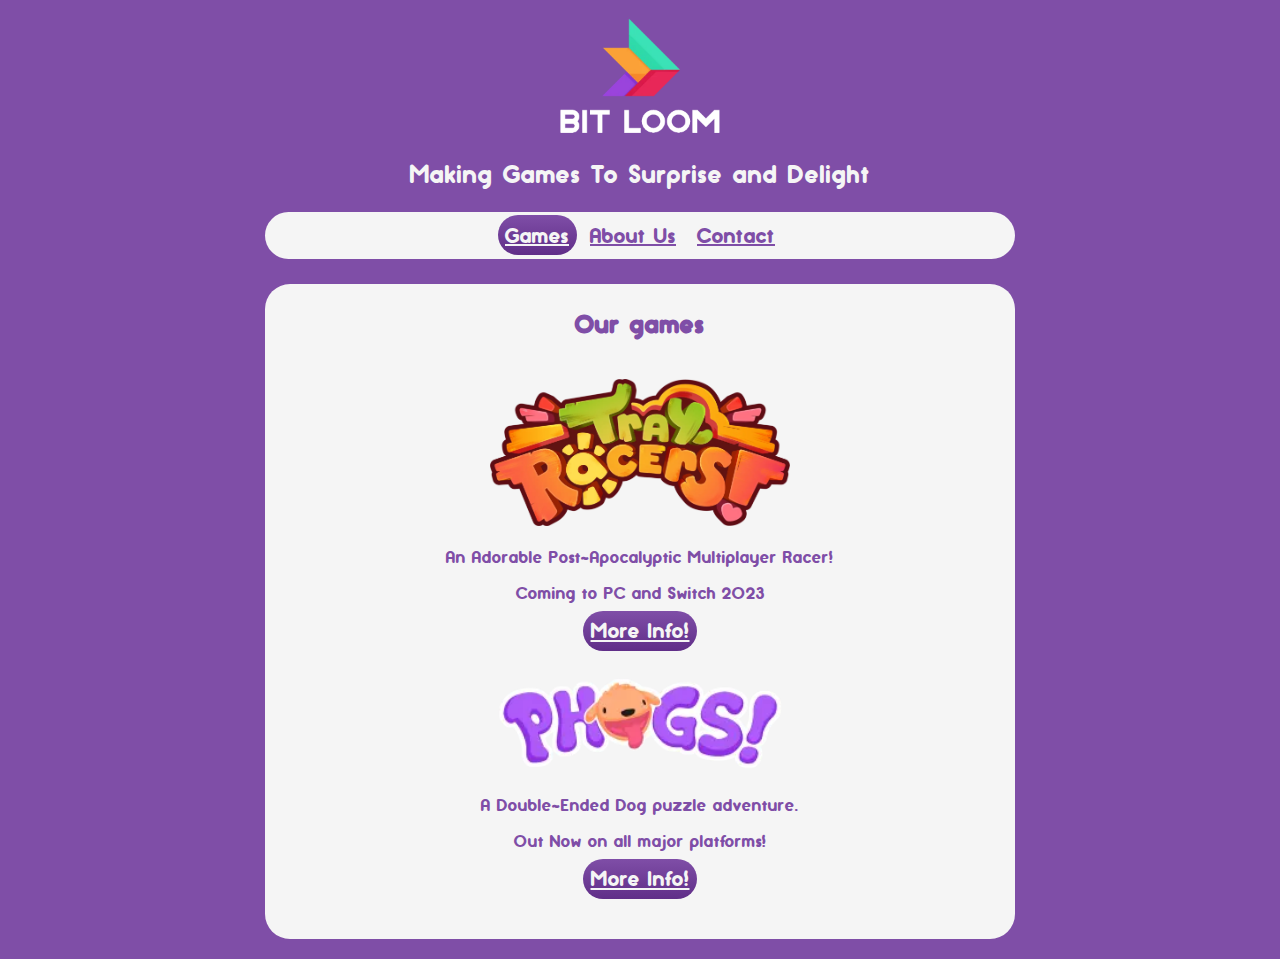
<file: index.html>
<!DOCTYPE html>
<html>
<head>
  <meta charset="UTF8">
  <link rel="stylesheet" href="styles/style.css">
</head>
<body>
  <img src="images/logo_web.webp" id="logo" alt="The Bit Loom Logo">
  <div id="tagline">
    <span id="tag1">Making</span> 
    <span id="tag2">Games</span> 
    <span id="tag3">To</span> 
    <span id="tag4">Surprise</span> 
    <span id="tag5">and</span> 
    <span id="tag6">Delight</span>
  </div>

  <div class="contentContainer">
    <div id="navigation" class="contentBox">
      <a onclick="swapContent('home', this)" class="selected">Games</a>
      <a onclick="swapContent('about', this)">About Us</a>
      <a onclick="swapContent('contact', this)">Contact</a>
    </div>
  </div>
  
  <div class="contentContainer" id="displayContent">
    <div id="home" class="contentBoxDelay">
      <h2>Our games</h2>
      <br>
      <a href="http://trayracers.com"><img src="images/trlogo.webp" class="logoImage" alt="The Tray Racers Logo"></a>
      <br>
      <p>An Adorable Post-Apocalyptic Multiplayer Racer!</p>
      <p>Coming to PC and Switch 2023</p>
      <div class="linkButton"><a class="button" href="http://trayracers.com">More Info!</a></div>

      
      <a href="https://playphogs.com"><img src="images/phogslogo.webp" class="logoImage" alt="The PHOGS Logo"></a>
      <br>
      <p>A Double-Ended Dog puzzle adventure.</p>
      <p>Out Now on all major platforms!</p>
      <div class="linkButton"><a class="button" href="https://playphogs.com">More Info!</a></div>
      <br>
    </div>
  </div>

  <div class="hidden" id="hiddenContent">
    <!--ABOUT-->
    <div id="about" class="contentBoxDelay">
      <h2>Hi There! We're Bit Loom!</h2>
      <img src="images/theteam.webp" id="teamPhoto" alt="A Picture of Bit Loom: 3 People side by side with drawn characters on each of their shoulders">
      <p class="aboutText">We decided we wanted to make games together back in 2017 and have somehow managed to keep it up until now.</p>
      <p class="aboutText">Based in "Sunny" Dundee up in Scotland, Doug, Henry and James love to come up with weird ideas to try and make the world a little brighter.</p>
      <br>
    </div>
    <!--CONTACT-->
    <div id="contact" class="contentBoxDelay">
      <h2>Come and say hi!</h2>
      <p class="aboutText">You can reach out to us in the following places:</p>
      <p class="aboutText">email: <a href="mailto:info@bitloomgames.com">info@bitloomgames.com</a></p>
      <p class="aboutText">twitter: <a href="https://www.twitter.com/bitloomgames">@bitloomgames</a></p>
      <br>
    </div>
  </div>


  <script src="scripts/script.js"></script>

</body>
</html>
</file>
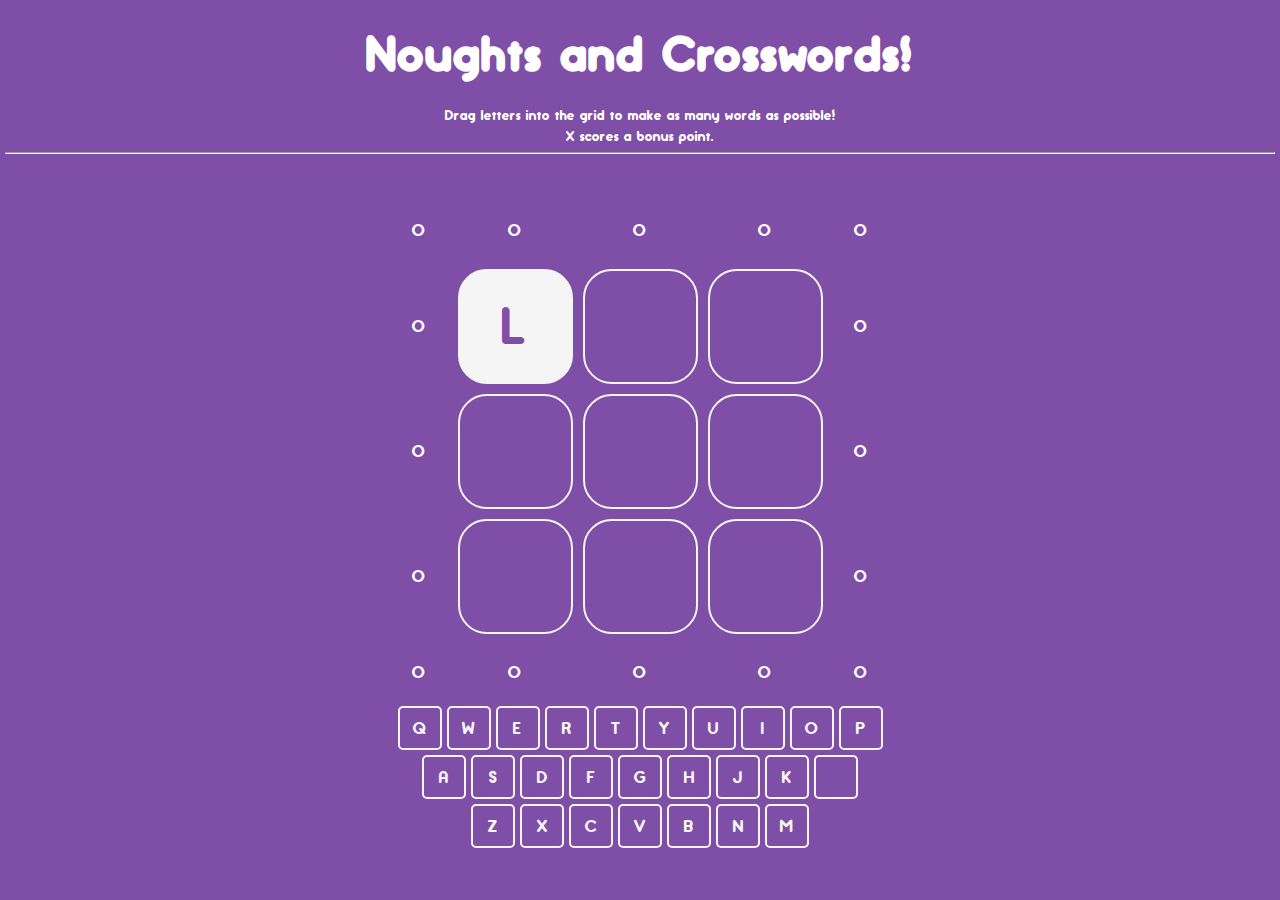
<file: ncw/index.html>
<!DOCTYPE html>
<html>
<head>
  <meta charset="UTF8">
  <link rel="stylesheet" href="style.css">
  <link rel="icon" type="image/x-icon" href="../images/Logo-Icon.ico">
  <title>Noughts and Crosswords</title>
</head>
<body>
	<div id="container">
		
		<div id="header">
			<h1>Noughts and Crosswords!</h1>
			<p>Drag letters into the grid to make as many words as possible!</p>
			<p>X scores a bonus point.</p>
			<hr>
		</div>
		
		<div id="game">
			<div id="wordgrid">
				<!--
				c = column
				r = row
				d = diagonal

				dtl | ctl | ctm | ctr | dtr
				rtl | tl  | tm  | tr  | rtr
				rml | ml  | mm  | mr  | rmr
				rbl | bl  | bm  | br  | rbr
				dbl | cbl | cbm | cbr | dbr
				
				-->
				<!--Row1-->
				<div class="scorespace" id="dtl">0</div>
				<div class="scorespace" id="ctl">0</div>
				<div class="scorespace" id="ctm">0</div>
				<div class="scorespace" id="ctr">0</div>
				<div class="scorespace" id="dtr">0</div>

				<!--Row2-->
				<div class="scorespace" id="rtl">0</div>
				<div class="letterspace" id="tl"></div>
				<div class="letterspace" id="tm"></div>
				<div class="letterspace" id="tr"></div>
				<div class="scorespace" id="rtr">0</div>

				<!--Row3-->
				<div class="scorespace" id="rml">0</div>
				<div class="letterspace" id="ml"></div>
				<div class="letterspace" id="mm"></div>
				<div class="letterspace" id="mr"></div>
				<div class="scorespace" id="rmr">0</div>

				<!--Row4-->
				<div class="scorespace" id="rbl">0</div>
				<div class="letterspace" id="bl"></div>
				<div class="letterspace" id="bm"></div>
				<div class="letterspace" id="br"></div>
				<div class="scorespace" id="rbr">0</div>
				

				<!--Row5-->
				<div class="scorespace" id="dbl">0</div>
				<div class="scorespace" id="cbl">0</div>
				<div class="scorespace" id="cbm">0</div>
				<div class="scorespace" id="cbr">0</div>
				<div class="scorespace" id="dbr">0</div>

			</div>
			<div id="keyboard">
				<div class="keyrow">
					<div class="key">Q</div>
					<div class="key">W</div>
					<div class="key">E</div>
					<div class="key">R</div>
					<div class="key">T</div>
					<div class="key">Y</div>
					<div class="key">U</div>
					<div class="key">I</div>
					<div class="key">O</div>
					<div class="key">P</div>
				</div>

				<div class="keyrow">
					<div class="key">A</div>
					<div class="key">S</div>
					<div class="key">D</div>
					<div class="key">F</div>
					<div class="key">G</div>
					<div class="key">H</div>
					<div class="key">J</div>
					<div class="key">K</div>
					<div class="key">L</div>
				</div>

				<div class="keyrow">
					<div class="key">Z</div>
					<div class="key">X</div>
					<div class="key">C</div>
					<div class="key">V</div>
					<div class="key">B</div>
					<div class="key">N</div>
					<div class="key">M</div>
				</div>
			</div>
			<div id="score">
				<div id="scoreText">
					You scored X points!
				</div>
				<div style="height: 10px"></div>
				<a onclick="copyShareString()">SHARE!</a>
			</div>
		</div>
	</div>
	
	<div id="floatkey"></div>
	<div id="notification">COPIED!</div>

	<script src="dict.js"></script>
	<script src="ncw.js"></script>
</body>
</html>
</file>
<file: styles/style.css>
@font-face
{
  font-family: "phont";
  src: url(../fonts/phontOG20.ttf) format("truetype");
}

@keyframes WarpIn
{
  0%    {width: 0%; opacity: 0; height:0;}
  50%   {width: 100%; opacity: 100%; height:initial;}
  75%   {width: 90%;}
  100%  {width: 100%;}
}

@keyframes LogoWarp
{
  0%    {rotate: -45deg; opacity: 0}
  50%   {rotate: 15deg; }
  100%  {rotate:0; opacity: 100%;}
}

@keyframes TaglinePopIn 
{
  0%    {opacity: 0;}
  100%  {opacity: 100%; }
}

@keyframes SelectItem
{
  0%    {border-radius: 0; }
  100%  {border-radius: 25px; }
}

@keyframes ButtonRotate
{
  0%    {rotate: 0deg;}
  25%   {rotate: 5deg;}
  50%   {rotate: 0deg;}
  75%   {rotate: -5deg;}
  100%  {rotate: 0deg;}
}

:root
{
  --purple: #7f4ea7;
}

html, body
{
  background-color: var(--purple);
  font-weight: lighter;
  font-family: phont;
  color: #ffffff;
  width: 100%;
  /*height: 0;*/
  height:auto;
  margin: 0;
  /*overflow: hidden;
  overflow-x: hidden;*/
  text-align: center;
}

body
{
  /*display: flex;
  flex-direction: column;
  flex-flow: column;*/
  min-height: 100%;
}

a
{
  text-decoration: underline;
  font-size: 1.25em;
  cursor: pointer;
  padding-left: 1%;
  padding-right: 1%;
  padding-bottom: 1%;
  padding-top: 1%;
}

a:hover
{
  color: rgb(211, 74, 165);
}

a.selected
{
  background-image: linear-gradient(#7f4ea7,#602e88);
  color: whitesmoke;
  border-radius: inherit;

  animation: SelectItem 0.25s both
}

.linkButton
{
  color:whitesmoke;
  /*animation: ButtonRotate 5s linear infinite;*/
  padding-left: 1vh;
  padding-right: 1vh;
  margin-left: auto;
  margin-right: auto;
  margin-bottom: 3vh;
}

a.button
{
  color:whitesmoke;
  background-image: linear-gradient(#7f4ea7,#602e88);
  border-radius: 25px;
}

a.button:hover
{
  background-image: linear-gradient(#a773d1,#602e88);
}

.contentContainer
{
  width: 75%;
  max-width: 750px;
  /*max-height: 500px;*/
  margin-left : auto;
  margin-right : auto;
  padding-top:5px;
  /*padding-bottom: 5px;*/
  margin-top:5px;
  text-align: center;
  height: min-content;
  margin-bottom: 20px;
}

.contentBox, .contentBoxDelay
{
  background-color: whitesmoke;
  color: #7f4ea7;
  border-radius: 25px;
  width: auto;
  margin-left : auto;
  margin-right : auto;
  transform-origin: center;
  max-width: 100%;

  animation-name: WarpIn;
  animation-duration: .5s;
  animation-fill-mode: both;
}

.hidden
{
  visibility:collapse;
  padding: 0;
  height: 0;
  position:absolute;
  display:none;
}

.contentBoxDelay
{
  animation-delay: 0.25s;
  padding-top: inherit;
  padding-bottom: inherit;
  height: inherit;
  /*min-height: 90%;*/
}

/*#displayContent
{
  display:flex;
  flex-flow: column;
  overflow-y: auto;
  overflow-x: visible;
  flex-grow: 1;
  height: inherit;
}*/

#logo
{
  padding-top: 1%;
  padding-bottom: 0.5%;
  display: block;
  margin-left: auto;
  margin-right: auto;
  height: auto;
  min-width: 150px;
  width: 20%;
  max-width: 200px;
  max-height: 15%;
  animation: LogoWarp 1s both;
}

.logoImage
{
  max-width: 100%;
  width: 300px;
  height: auto;
}

#teamPhoto
{
  max-width: 100%;
  width: 550px;
  border-radius: 20px;
}

#tagline
{
  color: whitesmoke;
  padding : 5px;
  margin: 5px;
  text-align: center;
  font-size: 1.5em;
}

#navigation
{
  margin-top: 1%;
  margin-bottom: 1%;
  padding-top: 1.5%;
  padding-bottom: 1.5%;
}

.aboutText
{
  width:500px;
  max-width: 95%;
  margin-left: auto;
  margin-right: auto;
}

/*.footer
{
  margin-left:auto;
  margin-right: auto;
  display: flex;
  height: min-content;
}*/

#tag1
{
  animation: TaglinePopIn 1s both 0.5s;
}

#tag2
{
  animation: TaglinePopIn 1s both 0.75s;
}

#tag3
{
  animation: TaglinePopIn 1s both 1s;
}

#tag4
{
  animation: TaglinePopIn 1s both 1.25s;
}

#tag5
{
  animation: TaglinePopIn 1s both 1.5s;
}

#tag6
{
  animation: TaglinePopIn 1s both 1.75s;
}

@media screen and (max-width: 800px) {
  .contentContainer
  {
    width: 99%;
  }
}
</file>
<file: ncw/style.css>
@font-face
{
  font-family: "phont";
  src: url(../fonts/phontOG20.ttf) format("truetype");
}

:root
{
  --purple: #7f4ea7;
  --keysize: 40px;
  --keypadding: 5px;
}

html, body
{
	background-color: var(--purple);
	font-weight: lighter;
	font-family: phont;
	color: #ffffff;
	width: inherit;
	height:100%;
	margin: 0;
	text-align: center;
}

#container
{
	display:flex;
	flex-flow: column;
	height:100%;
	width:100%;
	align-items:stretch;
	align-content: center;
}

hr
{
	color: WHITESMOKE;
	width: 99%;
	margin-bottom:0;
}

#header
{
	flex: 0 1 10%;
}

h1
{
	font-size:5vmin;
	margin-bottom: 2%;
	margin-top: 2%;
}

p
{
	font-size: small;
	margin-top: 5px;
	margin-bottom: 5px;
}

a
{
	background:var(--purple);
	color: whitesmoke;
	border-radius: 10px;
	padding: 10px;
}

a:hover
{
	background: hsl(from var(--purple) h s calc(l + 20));
}

a:active
{
	background: hsl(from var(--purple) h s calc(l - 10));
}

#game
{
	width: 100%;
	max-width: 500px;
	/* vertical align in screen*/
	flex: 1 1 auto;
	align-content: center;
	align-self:center;
}

/*word grid*/
#wordgrid
{
	display:grid;
	grid-template-columns: 0.5fr 1fr 1fr 1fr 0.5fr;
	grid-template-rows: 0.5fr 1fr 1fr 1fr 0.5fr;
	gap: 10px 10px;
	width:100%;
}

.letterspace
{
	border: solid whitesmoke;
	border-width: 2px;
	border-radius: 25%;
	aspect-ratio: 1;
	
	color: var(--purple);

	display: flex;
	justify-content: center;
	align-items: center;
	align-self: center;
	font-size: 3em;
	user-select:none;
}

/*keyboard*/
#keyboard
{  
	width:100%;
	max-width: 700px;
	margin-top: var(--keypadding);
}

.keyrow
{
	display:flex;
	flex: 1 1 auto;
	margin-bottom: var(--keypadding);
	justify-content: center;
}

.key
{
	display: flex;

	justify-content: center;
	align-items: center;

	border-radius: 5px;
	border: solid whitesmoke 2px;
	width: var(--keysize);
	height:var(--keysize);
	background: none;
	color:whitesmoke;
	user-select: none;
	margin-right: 2.5px;
	margin-left: 2.5px;
}

#floatkey
{
	border-radius: 5px;
	width: var(--keysize);
	height:var(--keysize);
	background: whitesmoke;
	color:var(--purple);
	position:absolute;

	justify-content: center;
	align-items: center;

	display:none;
}

/*score spaces*/
.scorespace
{
	display:flex;
	width:100%;
	height:100%;
	opacity: 1;
	user-select: none;
	align-items: center;
	justify-content: center;
}

/*game over*/
#score
{
  display: none;
  min-height: calc((var(--keysize) + var(--keypadding)) * 3);
  
  background: whitesmoke;
  border-radius: 5vh;
  color: var(--purple);

  justify-content: center;
  align-items: center;

  margin-top: 15px;

  width:100%;
  
  user-select: none;
  
  flex-flow:column;
}

#notification
{
	background:whitesmoke;
	color: var(--purple);
	border-radius: 10px;
	padding: 10px;
	position:absolute;
	display:block;
	top:0;
	opacity:0;
}

/*keyframes*/
@keyframes letterPop
{
	0%	{opacity:1.0; margin:0px;}
	50%	{opacity:0.85; margin:5%;}
	55%	{opacity:0.85; margin:5%;}
	100%{opacity:1.0; margin:0px;}
}

@keyframes anim-scoreBad
{
	0%	{transform:rotate(0);opacity:0;}
	15%	{transform:rotate(-20deg);opacity:0.5;}
	45%	{transform:rotate(20deg);opacity:1;}
	75%{transform:rotate(-20deg);opacity:1;}
	90%{transform:rotate(0deg);opacity:1;}
}

/*@keyframes anim-scoreBad
{
	0%	{font-size:1em; opacity:0;}
	50%	{font-size:0.5em; opacity:1;}
	100%{font-size:1em;}
}*/

@keyframes anim-scoreGood
{
	0%	{font-size:1em; opacity:0;}
	50%	{opacity:1;}
	100%{font-size:2em;}
}

.scoreGood
{
	animation: 1s cubic-bezier(0.5,0.0,0.5,1.25) both anim-scoreGood;
}	

.scoreBad
{
	animation: 1s ease-in-out both anim-scoreBad;
}
</file>
